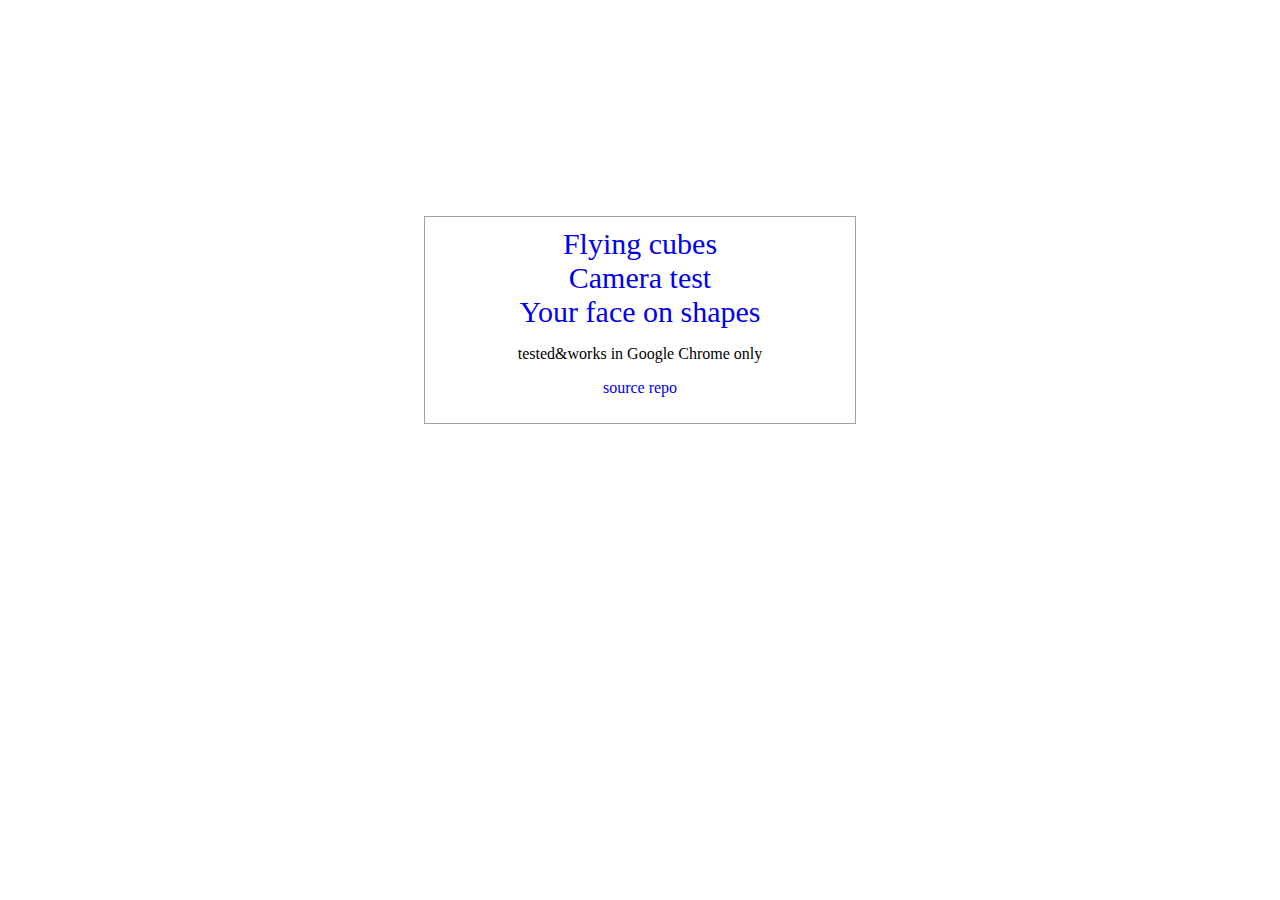
<file: index.html>
<!DOCTYPE html>
<html>
<head>
    <title>Demos listing</title>
    <style>
    .block {
      text-align: center;
      margin: 20px;
    }
 
    .block:before {
      content: '';
      display: inline-block;
      height: 100%; 
      vertical-align: middle;
      margin-right: -0.25em;
     }
 
    .centered {
      display: inline-block;
      vertical-align: middle;
      width: 400px;
      padding: 10px 15px;
      border: #a0a0a0 solid 1px;
     }
     .centered > a {
        font-family: Georgia, Times, "Times New Roman", serif;
        font-size:30px;
     }
     a:link {text-decoration:none;}
    a:visited {text-decoration:none;}
    a:hover {text-decoration:underline;}
    a:active {text-decoration:underline;}
 </style>
</head>
<body>
    
    <div class="block" style="height: 600px;">
    
        <div class="centered">
            <a href='cubes.html'>Flying cubes</a></br>
            <a href='camera.html'>Camera test</a></br>
            <a href='face_shapes.html'>Your face on shapes</a>
            <p>tested&works in Google Chrome only</p>
            <p><a href="https://github.com/lukleh/webgl-test">source repo</a></p>
        </div>
    
    </div>
</body>
</html>
</file>
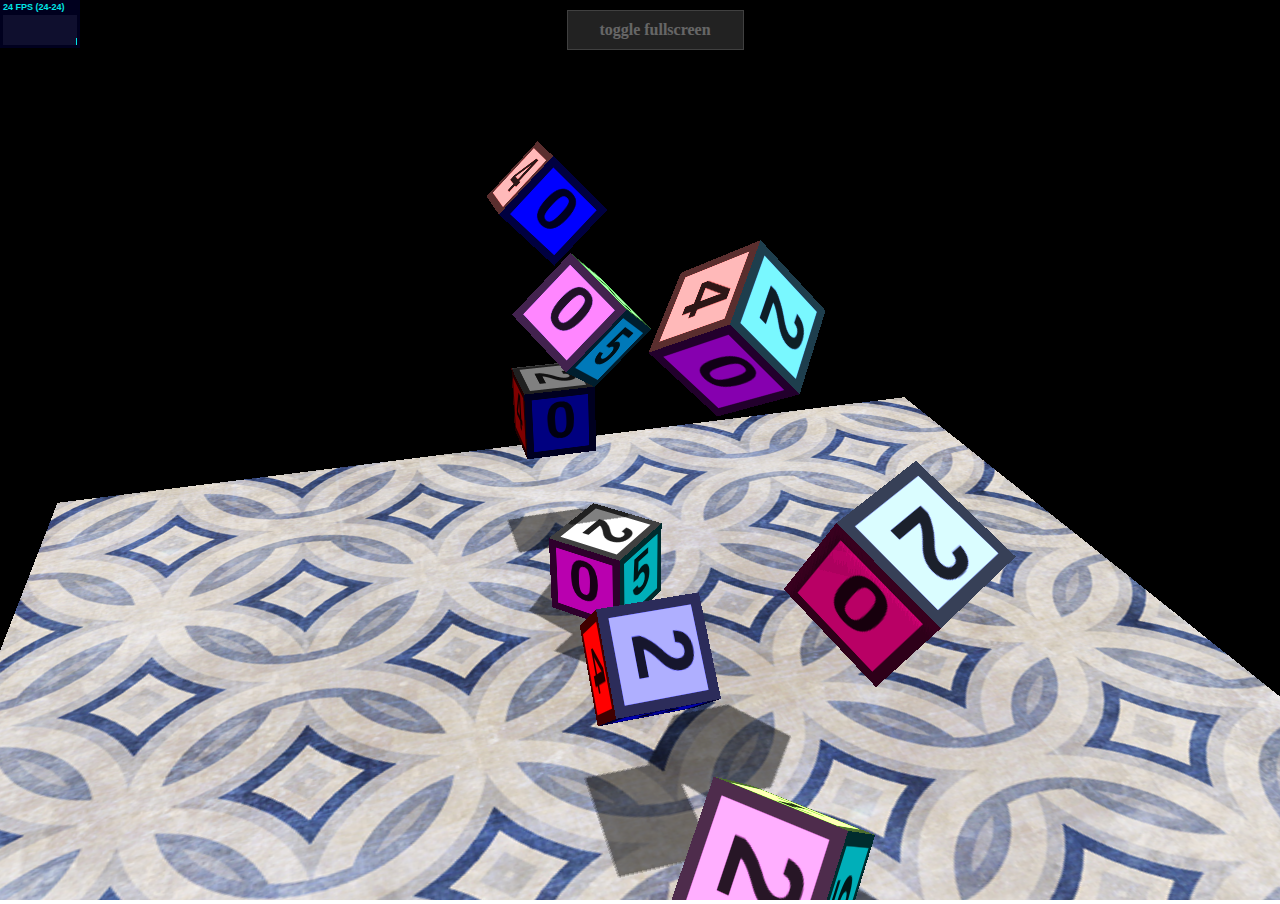
<file: cubes.html>
<!DOCTYPE html>
<html>
<head>
<title>WebGL cubes</title>
    <link rel="stylesheet" href="css/main.css" />
    <script src="lib/three.min.js"></script>
    <script src="lib/stats.min.js"></script>
    <script src="lib/underscore-min.js"></script>
    <script src="lib/screenfull.min.js"></script>
    <script src="js/detect_webgl.js"></script>
    <script src="js/run_demo.js"></script>
    <script src="js/cubes.js"></script>
</head>
<body onLoad="LL.runDemo(LL.run_cubes);">
    <div id="container"></div>
    <div id="hud"><p>toggle fullscreen</p></div>
    <div id="webglfallback">
        <h1>Your browser does not appear to support WebGL</h1>
            <p>Please visit <a href="http://get.webgl.org/troubleshooting/">http://get.webgl.org/troubleshooting/</a>
            </p>
    </div>
</body>
</html>
</file>
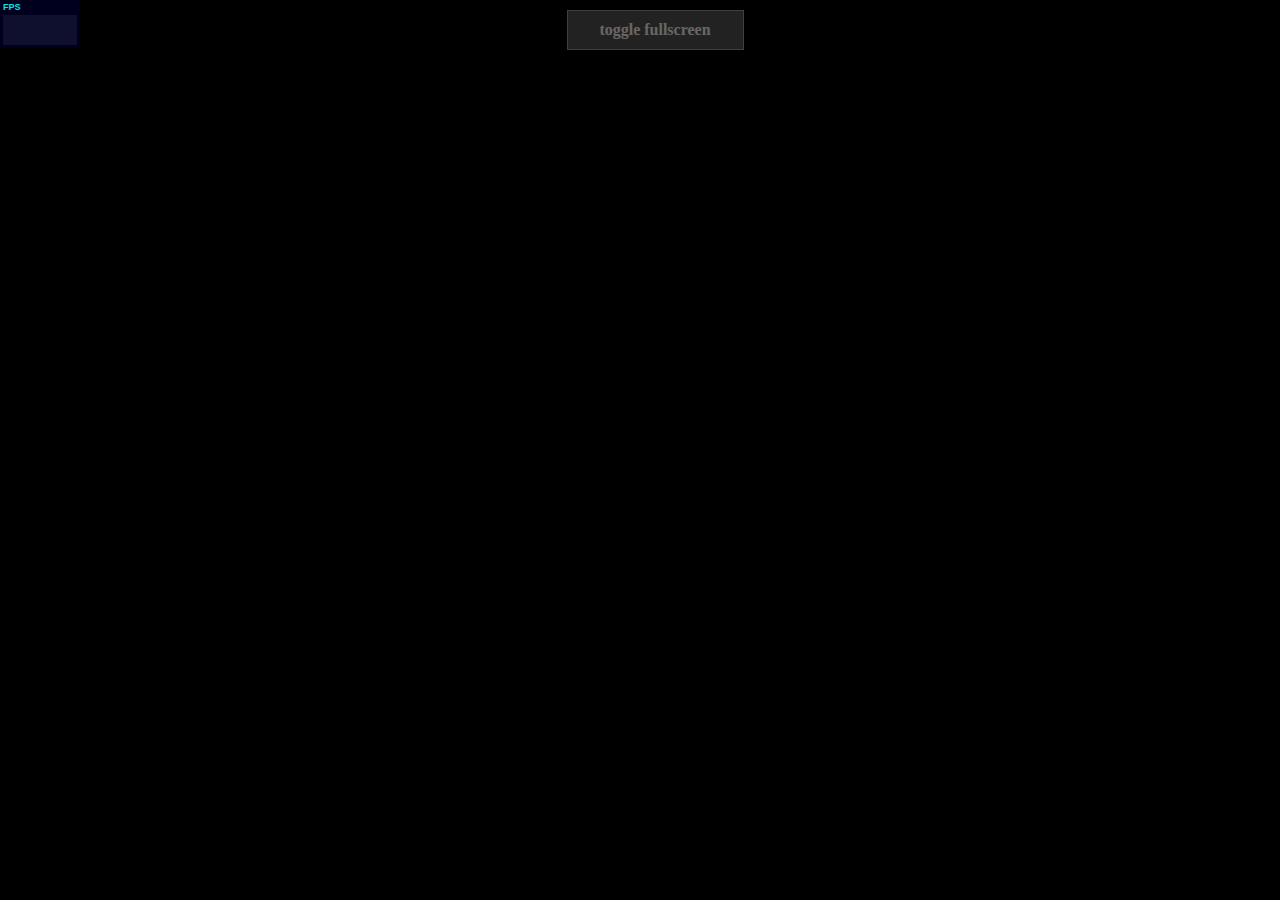
<file: face_shapes.html>
<!DOCTYPE html>
<html>
<head>
<title>WebGL with camera</title>
    <link rel="stylesheet" href="css/main.css" />
    <script src="lib/three.min.js"></script>
    <script src="lib/stats.min.js"></script>
    <script src="lib/underscore-min.js"></script>
    <script src="lib/screenfull.min.js"></script>
    <script src="js/detect_webgl.js"></script>
    <script src="js/run_demo.js"></script>
    <script src="js/faces.js"></script>
    <script src="js/face_shapes.js"></script>
</head>
<body onLoad="LL.runDemo(LL.run_face_shapes);">
    <div id="container"></div>
    <div id="hud"><p>toggle fullscreen</p></div>
    <div id="webglfallback">
        <h1>Your browser does not appear to support WebGL</h1>
            <p>Please visit <a href="http://get.webgl.org/troubleshooting/">http://get.webgl.org/troubleshooting/</a>
            </p>
    </div>
</body>
</html>
</file>
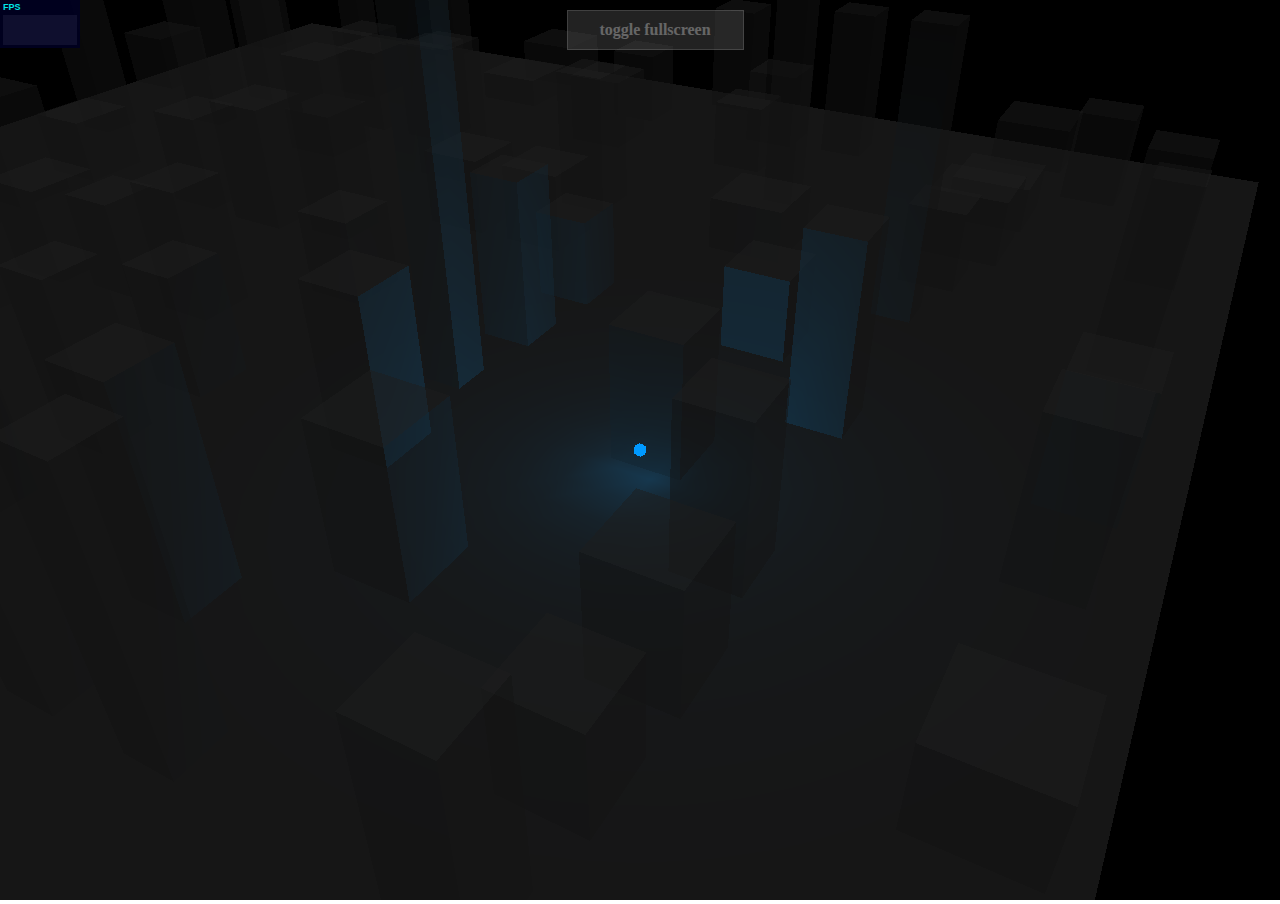
<file: scout.html>
<!DOCTYPE html>
<html>
<head>
<title>WebGL scout</title>
    <link rel="stylesheet" href="css/main.css" />
    <script src="lib/three.min.js"></script>
    <script src="lib/stats.min.js"></script>
    <script src="lib/underscore-min.js"></script>
    <script src="lib/screenfull.min.js"></script>
    <script src="js/detect_webgl.js"></script>
    <script src="js/run_demo.js"></script>
    <script src="js/scout.js"></script>
</head>
<body onLoad="LL.runDemo(LL.run_scout);">
    <div id="container"></div>
    <div id="hud"><p>toggle fullscreen</p></div>
    <div id="webglfallback">
        <h1>Your browser does not appear to support WebGL</h1>
            <p>Please visit <a href="http://get.webgl.org/troubleshooting/">http://get.webgl.org/troubleshooting/</a>
            </p>
    </div>
</body>
</html>
</file>
<file: css/main.css>
html {
    height: 100%;
}

body {
    height: 100%;
    margin: 0px;
    padding: 0px;
}

#container {
    width: 100%;
    height: 100%;
}

#hud {
    width: 100%;
    padding: 10px 15px;
    top: 0px;
    position: absolute;
    text-align: center;
}

#hud p {
    display: inline-block;
    vertical-align: middle;
    width: 145px;
    padding: 10px 15px;
    border: #a0a0a0 solid 1px;
    margin: 0px;
    font-style: normal;
    font-family: "Geneva";
    font-weight: bold;
    background-color: #555;
    opacity: 0.4;
    color: #FFFFFF;
    cursor:pointer;
}

#webglfallback {
    display: none;
}
</file>
